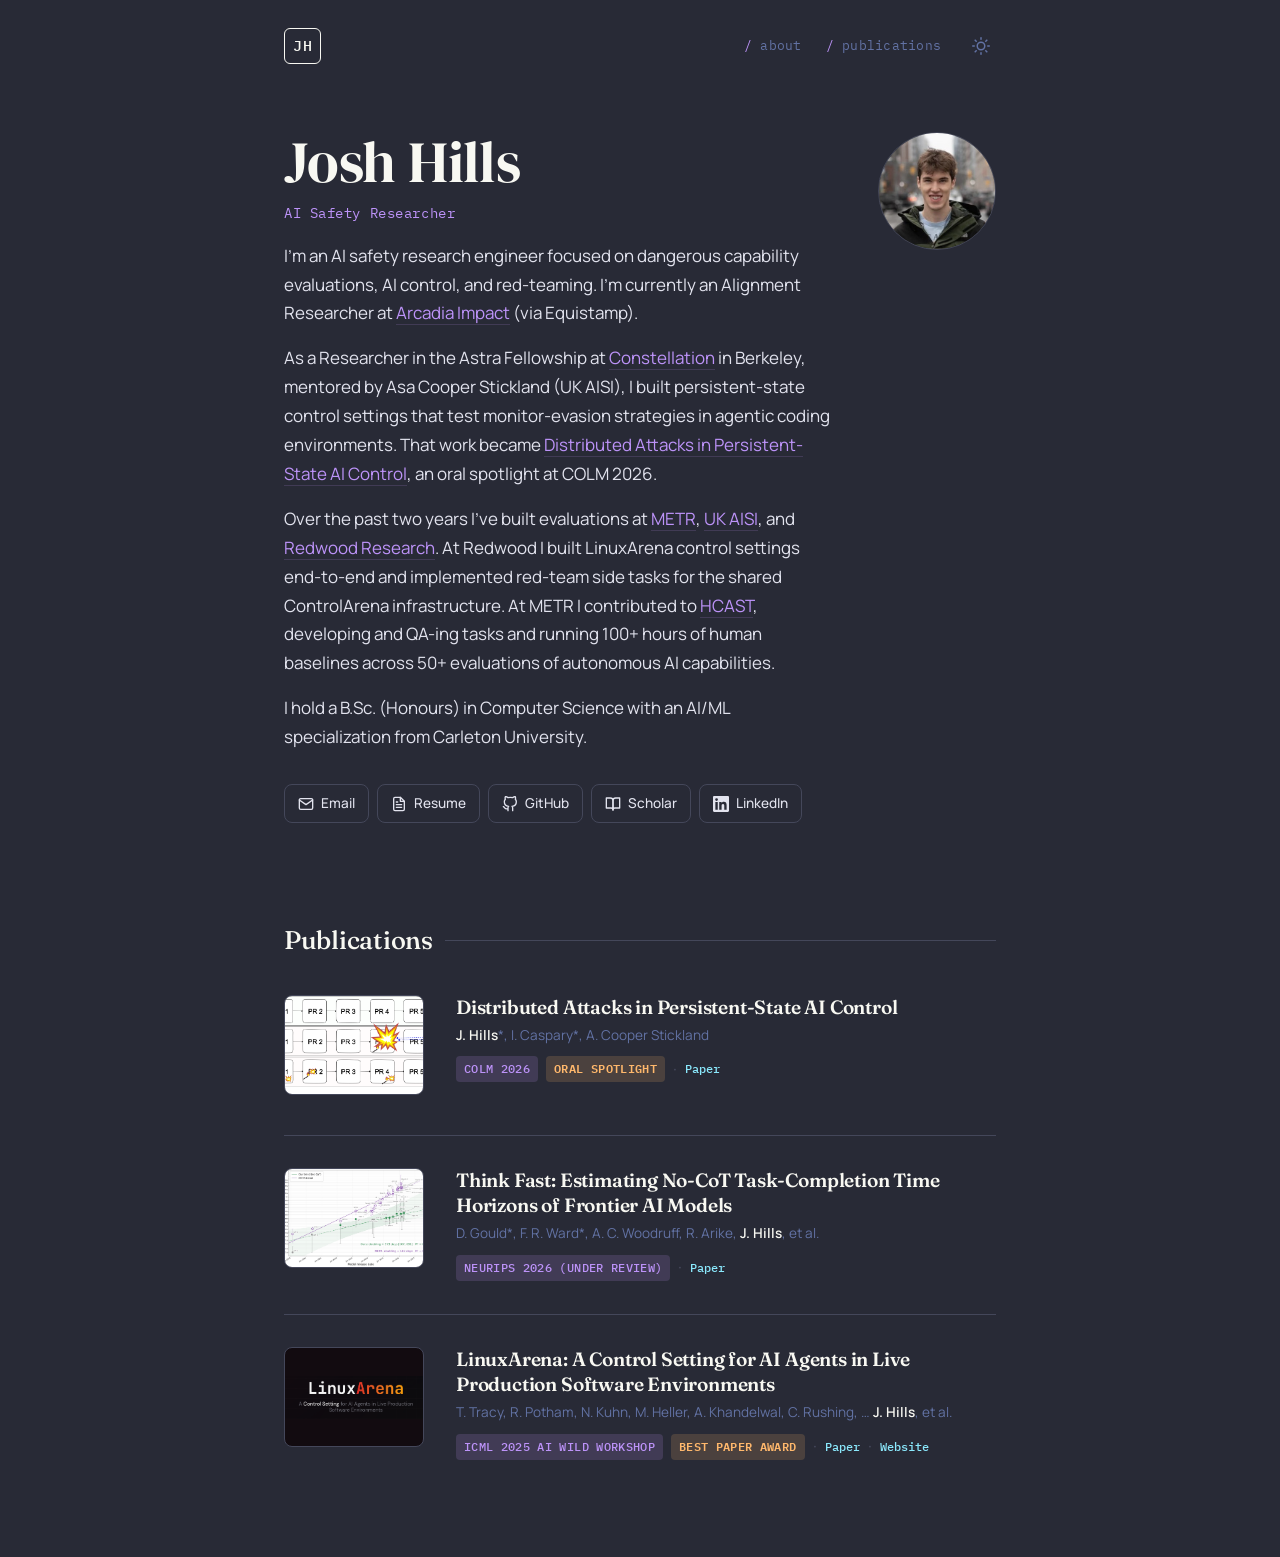
<file: index.html>
<!DOCTYPE html>
<html lang="en">
<head>
  <meta charset="UTF-8" />
  <meta name="viewport" content="width=device-width, initial-scale=1.0" />

  <title>Josh Hills | AI Safety Researcher</title>
  <meta name="description" content="Josh Hills is an AI safety researcher working on dangerous capability evaluations, AI control, and red-teaming." />
  <meta name="author" content="Josh Hills" />
  <meta name="theme-color" content="#282a36" />
  <link rel="canonical" href="https://josh-hills.github.io/" />

  <meta property="og:type" content="profile" />
  <meta property="og:title" content="Josh Hills | AI Safety Researcher" />
  <meta property="og:description" content="AI safety researcher working on dangerous capability evaluations, AI control, and red-teaming." />
  <meta property="og:url" content="https://josh-hills.github.io/" />
  <meta property="og:image" content="https://josh-hills.github.io/assets/og.png" />
  <meta name="twitter:card" content="summary_large_image" />

  <link rel="icon" href="assets/favicon.svg" type="image/svg+xml" />
  <link rel="stylesheet" href="style.css" />

  <script>
    (function () {
      const theme = localStorage.getItem('theme') || 'dark';
      document.documentElement.setAttribute('data-theme', theme);
    })();
  </script>

  <script type="application/ld+json">
  {
    "@context": "https://schema.org",
    "@type": "Person",
    "name": "Josh Hills",
    "url": "https://josh-hills.github.io/",
    "image": "https://josh-hills.github.io/assets/og.png",
    "jobTitle": "AI Safety Researcher",
    "email": "mailto:joshtomhills@gmail.com",
    "alumniOf": {
      "@type": "CollegeOrUniversity",
      "name": "Carleton University"
    },
    "worksFor": {
      "@type": "Organization",
      "name": "Arcadia Impact",
      "url": "https://www.arcadiaimpact.org/"
    },
    "sameAs": [
      "https://github.com/josh-hills",
      "https://scholar.google.com/citations?hl=en&user=tbsg-JQAAAAJ",
      "https://www.linkedin.com/in/josh~hills/"
    ]
  }
  </script>
</head>
<body>
  <div class="container">
    <header class="header">
      <a href="/" class="logo">JH</a>

      <button class="menu-toggle" id="menu-toggle" aria-label="Toggle menu">
        <svg class="menu-icon" xmlns="http://www.w3.org/2000/svg" width="22" height="22" viewBox="0 0 24 24" fill="none" stroke="currentColor" stroke-width="2" stroke-linecap="round" stroke-linejoin="round"><line x1="3" y1="12" x2="21" y2="12"></line><line x1="3" y1="6" x2="21" y2="6"></line><line x1="3" y1="18" x2="21" y2="18"></line></svg>
        <svg class="close-icon" xmlns="http://www.w3.org/2000/svg" width="22" height="22" viewBox="0 0 24 24" fill="none" stroke="currentColor" stroke-width="2" stroke-linecap="round" stroke-linejoin="round"><line x1="18" y1="6" x2="6" y2="18"></line><line x1="6" y1="6" x2="18" y2="18"></line></svg>
      </button>

      <nav class="nav" id="nav">
        <a href="#about" class="nav-link">About</a>
        <a href="#publications" class="nav-link">Publications</a>
        <button class="theme-toggle" id="theme-toggle" aria-label="Toggle dark mode">
          <svg class="sun-icon" xmlns="http://www.w3.org/2000/svg" width="18" height="18" viewBox="0 0 24 24" fill="none" stroke="currentColor" stroke-width="2" stroke-linecap="round" stroke-linejoin="round"><circle cx="12" cy="12" r="5"></circle><line x1="12" y1="1" x2="12" y2="3"></line><line x1="12" y1="21" x2="12" y2="23"></line><line x1="4.22" y1="4.22" x2="5.64" y2="5.64"></line><line x1="18.36" y1="18.36" x2="19.78" y2="19.78"></line><line x1="1" y1="12" x2="3" y2="12"></line><line x1="21" y1="12" x2="23" y2="12"></line><line x1="4.22" y1="19.78" x2="5.64" y2="18.36"></line><line x1="18.36" y1="5.64" x2="19.78" y2="4.22"></line></svg>
          <svg class="moon-icon" xmlns="http://www.w3.org/2000/svg" width="18" height="18" viewBox="0 0 24 24" fill="none" stroke="currentColor" stroke-width="2" stroke-linecap="round" stroke-linejoin="round"><path d="M21 12.79A9 9 0 1 1 11.21 3 7 7 0 0 0 21 12.79z"></path></svg>
        </button>
      </nav>
    </header>

    <main>
      <section class="about-section" id="about">
        <div class="about-content">
          <h1 class="hero-name">Josh Hills</h1>
          <p class="hero-tagline">AI Safety Researcher</p>
          <p>
            I'm an AI safety research engineer focused on dangerous capability
            evaluations, AI control, and red-teaming. I'm currently an Alignment
            Researcher at
            <a href="https://www.arcadiaimpact.org/" target="_blank" rel="noopener">Arcadia Impact</a>
            (via Equistamp).
          </p>
          <p>
            As a Researcher in the Astra Fellowship at
            <a href="https://www.constellation.org/" target="_blank" rel="noopener">Constellation</a>
            in Berkeley, mentored by Asa Cooper Stickland (UK AISI), I built
            persistent-state control settings that test monitor-evasion strategies
            in agentic coding environments. That work became
            <a href="https://arxiv.org/abs/2607.02514" target="_blank" rel="noopener">Distributed Attacks in Persistent-State AI Control</a>,
            an oral spotlight at COLM 2026.
          </p>
          <p>
            Over the past two years I've built evaluations at
            <a href="https://metr.org/" target="_blank" rel="noopener">METR</a>,
            <a href="https://www.aisi.gov.uk/" target="_blank" rel="noopener">UK AISI</a>, and
            <a href="https://www.redwoodresearch.org/" target="_blank" rel="noopener">Redwood Research</a>.
            At Redwood I built LinuxArena control settings end-to-end and
            implemented red-team side tasks for the shared ControlArena
            infrastructure. At METR I contributed to
            <a href="https://arxiv.org/abs/2503.17354" target="_blank" rel="noopener">HCAST</a>,
            developing and QA-ing tasks and running 100+ hours of human baselines
            across 50+ evaluations of autonomous AI capabilities.
          </p>
          <p>
            I hold a B.Sc. (Honours) in Computer Science with an AI/ML
            specialization from Carleton University.
          </p>

          <div class="about-links">
            <a href="mailto:joshtomhills@gmail.com" class="about-link">
              <svg xmlns="http://www.w3.org/2000/svg" width="16" height="16" viewBox="0 0 24 24" fill="none" stroke="currentColor" stroke-width="2" stroke-linecap="round" stroke-linejoin="round"><path d="M4 4h16c1.1 0 2 .9 2 2v12c0 1.1-.9 2-2 2H4c-1.1 0-2-.9-2-2V6c0-1.1.9-2 2-2z"></path><polyline points="22,6 12,13 2,6"></polyline></svg>
              Email
            </a>
            <a href="assets/cv.pdf" class="about-link" target="_blank" rel="noopener">
              <svg xmlns="http://www.w3.org/2000/svg" width="16" height="16" viewBox="0 0 24 24" fill="none" stroke="currentColor" stroke-width="2" stroke-linecap="round" stroke-linejoin="round"><path d="M14 2H6a2 2 0 0 0-2 2v16a2 2 0 0 0 2 2h12a2 2 0 0 0 2-2V8z"></path><polyline points="14 2 14 8 20 8"></polyline><line x1="16" y1="13" x2="8" y2="13"></line><line x1="16" y1="17" x2="8" y2="17"></line><polyline points="10 9 9 9 8 9"></polyline></svg>
              Resume
            </a>
            <a href="https://github.com/josh-hills" class="about-link" target="_blank" rel="noopener">
              <svg xmlns="http://www.w3.org/2000/svg" width="16" height="16" viewBox="0 0 24 24" fill="none" stroke="currentColor" stroke-width="2" stroke-linecap="round" stroke-linejoin="round"><path d="M9 19c-5 1.5-5-2.5-7-3m14 6v-3.87a3.37 3.37 0 0 0-.94-2.61c3.14-.35 6.44-1.54 6.44-7A5.44 5.44 0 0 0 20 4.77 5.07 5.07 0 0 0 19.91 1S18.73.65 16 2.48a13.38 13.38 0 0 0-7 0C6.27.65 5.09 1 5.09 1A5.07 5.07 0 0 0 5 4.77a5.44 5.44 0 0 0-1.5 3.78c0 5.42 3.3 6.61 6.44 7A3.37 3.37 0 0 0 9 18.13V22"></path></svg>
              GitHub
            </a>
            <a href="https://scholar.google.com/citations?hl=en&user=tbsg-JQAAAAJ" class="about-link" target="_blank" rel="noopener">
              <svg xmlns="http://www.w3.org/2000/svg" width="16" height="16" viewBox="0 0 24 24" fill="none" stroke="currentColor" stroke-width="2" stroke-linecap="round" stroke-linejoin="round"><path d="M2 3h6a4 4 0 0 1 4 4v14a3 3 0 0 0-3-3H2z"></path><path d="M22 3h-6a4 4 0 0 0-4 4v14a3 3 0 0 1 3-3h7z"></path></svg>
              Scholar
            </a>
            <a href="https://www.linkedin.com/in/josh~hills/" class="about-link" target="_blank" rel="noopener">
              <svg xmlns="http://www.w3.org/2000/svg" width="16" height="16" viewBox="0 0 24 24" fill="currentColor"><path d="M20.45 20.45h-3.56v-5.57c0-1.33-.02-3.04-1.85-3.04-1.85 0-2.14 1.45-2.14 2.94v5.67H9.34V9h3.42v1.56h.05c.48-.9 1.64-1.85 3.37-1.85 3.6 0 4.27 2.37 4.27 5.45v6.29zM5.34 7.43a2.06 2.06 0 1 1 0-4.13 2.06 2.06 0 0 1 0 4.13zM7.12 20.45H3.56V9h3.56v11.45zM22.22 0H1.77C.79 0 0 .77 0 1.72v20.56C0 23.23.79 24 1.77 24h20.45c.98 0 1.78-.77 1.78-1.72V1.72C24 .77 23.2 0 22.22 0z"></path></svg>
              LinkedIn
            </a>
          </div>
        </div>

        <div class="about-image">
          <img src="assets/profile.jpg" alt="Josh Hills" class="profile-image" />
        </div>
      </section>

      <section id="publications">
        <h2 class="section-title">Publications</h2>

        <div class="publications-list">
          <article class="publication-item">
            <a href="https://arxiv.org/abs/2607.02514" target="_blank" rel="noopener">
              <img src="assets/figures/distributed-attacks.png" alt="Thumbnail for Distributed Attacks in Persistent-State AI Control" class="publication-thumbnail" loading="lazy" />
            </a>
            <div class="publication-content">
              <h3><a href="https://arxiv.org/abs/2607.02514" target="_blank" rel="noopener">Distributed Attacks in Persistent-State AI Control</a></h3>
              <p class="publication-authors">
                <span class="highlight">J. Hills</span>*, I. Caspary*, A. Cooper Stickland
              </p>
              <div class="publication-meta">
                <span class="publication-venue">COLM 2026</span>
                <span class="publication-award">Oral Spotlight</span>
                <span class="meta-separator">·</span>
                <a href="https://arxiv.org/abs/2607.02514" class="publication-link" target="_blank" rel="noopener">Paper</a>
              </div>
            </div>
          </article>

          <article class="publication-item">
            <a href="https://arxiv.org/abs/2606.07157" target="_blank" rel="noopener">
              <img src="assets/figures/think-fast.png" alt="Thumbnail for Think Fast" class="publication-thumbnail" loading="lazy" />
            </a>
            <div class="publication-content">
              <h3><a href="https://arxiv.org/abs/2606.07157" target="_blank" rel="noopener">Think Fast: Estimating No-CoT Task-Completion Time Horizons of Frontier AI Models</a></h3>
              <p class="publication-authors">
                D. Gould*, F. R. Ward*, A. C. Woodruff, R. Arike, <span class="highlight">J. Hills</span>, et al.
              </p>
              <div class="publication-meta">
                <span class="publication-venue">NeurIPS 2026 (under review)</span>
                <span class="meta-separator">·</span>
                <a href="https://arxiv.org/abs/2606.07157" class="publication-link" target="_blank" rel="noopener">Paper</a>
              </div>
            </div>
          </article>

          <article class="publication-item">
            <a href="https://linuxarena.ai" target="_blank" rel="noopener">
              <img src="assets/figures/linuxarena.png" alt="Thumbnail for LinuxArena" class="publication-thumbnail publication-thumbnail--contain" loading="lazy" />
            </a>
            <div class="publication-content">
              <h3><a href="https://linuxarena.ai" target="_blank" rel="noopener">LinuxArena: A Control Setting for AI Agents in Live Production Software Environments</a></h3>
              <p class="publication-authors">
                T. Tracy, R. Potham, N. Kuhn, M. Heller, A. Khandelwal, C. Rushing, &hellip; <span class="highlight">J. Hills</span>, et al.
              </p>
              <div class="publication-meta">
                <span class="publication-venue">ICML 2025 AI WILD Workshop</span>
                <span class="publication-award">Best Paper Award</span>
                <span class="meta-separator">·</span>
                <a href="https://arxiv.org/abs/2604.15384" class="publication-link" target="_blank" rel="noopener">Paper</a>
                <span class="meta-separator">·</span>
                <a href="https://linuxarena.ai" class="publication-link" target="_blank" rel="noopener">Website</a>
              </div>
            </div>
          </article>
        </div>
      </section>

      <div class="footer-spacer"></div>
    </main>
  </div>

  <script>
    const menuToggle = document.getElementById('menu-toggle');
    const nav = document.getElementById('nav');
    menuToggle?.addEventListener('click', () => {
      nav?.classList.toggle('open');
      menuToggle.classList.toggle('open');
    });

    const themeToggle = document.getElementById('theme-toggle');
    themeToggle?.addEventListener('click', () => {
      const current = document.documentElement.getAttribute('data-theme');
      const next = current === 'dark' ? 'light' : 'dark';
      document.documentElement.setAttribute('data-theme', next);
      localStorage.setItem('theme', next);
    });
  </script>
</body>
</html>
</file>
<file: style.css>
@import url('https://fonts.googleapis.com/css2?family=DM+Serif+Display:ital@0;1&family=Fraunces:ital,opsz,wght@0,9..144,400;0,9..144,500;0,9..144,600;1,9..144,400&family=Manrope:wght@400;500;600;700&family=IBM+Plex+Mono:wght@400;500&display=swap');

:root {
  --bg: #f8f8f2;
  --bg-soft: #ededf0;
  --text: #282a36;
  --text-secondary: #3a3d4d;
  --text-muted: #6272a4;
  --accent: #7c4ddb;
  --accent-hover: #6336c4;
  --accent-soft: rgba(124, 77, 219, 0.13);
  --link: #0c7d99;
  --link-hover: #095d73;
  --award: #a8620a;
  --award-soft: rgba(255, 184, 108, 0.22);
  --border: #e1e1d8;

  --font-display: 'Fraunces', Georgia, serif;
  --font-sans: 'Manrope', -apple-system, BlinkMacSystemFont, 'Segoe UI', sans-serif;
  --font-mono: 'IBM Plex Mono', ui-monospace, 'SFMono-Regular', monospace;

  --space-sm: 0.5rem;
  --space-md: 1rem;
  --space-lg: 1.5rem;
  --space-xl: 2rem;
  --space-2xl: 3rem;
  --space-4xl: 6rem;

  --max-width: 760px;
  --radius: 8px;
}

[data-theme="dark"] {
  --bg: #282a36;
  --bg-soft: #21222c;
  --text: #f8f8f2;
  --text-secondary: #e2e3ee;
  --text-muted: #6272a4;
  --accent: #bd93f9;
  --accent-hover: #d4b8ff;
  --accent-soft: rgba(189, 147, 249, 0.16);
  --link: #8be9fd;
  --link-hover: #b6f1ff;
  --award: #ffb86c;
  --award-soft: rgba(255, 184, 108, 0.16);
  --border: #44475a;
}

::selection {
  background: var(--accent-soft);
  color: var(--text);
}

*, *::before, *::after {
  box-sizing: border-box;
  margin: 0;
  padding: 0;
}

html {
  font-size: 16px;
  -webkit-font-smoothing: antialiased;
  -moz-osx-font-smoothing: grayscale;
  text-rendering: optimizeLegibility;
  scroll-behavior: smooth;
}

body {
  font-family: var(--font-sans);
  font-size: 1.0625rem;
  line-height: 1.7;
  color: var(--text-secondary);
  background-color: var(--bg);
  transition: background-color 0.2s ease, color 0.2s ease;
}

.container {
  max-width: var(--max-width);
  margin: 0 auto;
  padding: 0 var(--space-lg);
}

a {
  color: var(--accent);
  text-decoration: none;
  transition: color 0.15s ease;
}

a:hover {
  color: var(--accent-hover);
}

.about-content p a {
  border-bottom: 1px solid var(--accent-soft);
  transition: border-color 0.15s ease;
}

.about-content p a:hover {
  border-bottom-color: var(--accent);
}

/* Header */
.header {
  display: flex;
  justify-content: space-between;
  align-items: center;
  padding: 1.75rem 0;
  margin-bottom: 2.5rem;
  position: relative;
}

.logo {
  font-family: var(--font-mono);
  font-size: 0.95rem;
  font-weight: 500;
  letter-spacing: 0.04em;
  color: var(--text);
  border: 1.5px solid var(--text);
  border-radius: 6px;
  padding: 4px 8px;
}

.logo:hover {
  color: var(--bg);
  background: var(--text);
}

.nav {
  display: flex;
  align-items: center;
  gap: 1.5rem;
}

.nav-link {
  font-family: var(--font-mono);
  color: var(--text-muted);
  font-size: 0.8125rem;
  font-weight: 400;
  letter-spacing: 0.02em;
  text-transform: lowercase;
}

.nav-link::before {
  content: "/ ";
  color: var(--accent);
}

.nav-link:hover {
  color: var(--text);
}

.menu-toggle {
  display: none;
  background: none;
  border: none;
  cursor: pointer;
  padding: 0.5rem;
  color: var(--text);
}

.menu-toggle .close-icon { display: none; }
.menu-toggle.open .menu-icon { display: none; }
.menu-toggle.open .close-icon { display: block; }

.theme-toggle {
  background: none;
  border: none;
  cursor: pointer;
  padding: 0.4rem;
  color: var(--text-muted);
  transition: color 0.2s ease;
  display: flex;
  align-items: center;
}

.theme-toggle:hover {
  color: var(--accent);
}

[data-theme="light"] .sun-icon { display: none; }
[data-theme="dark"] .moon-icon { display: none; }
[data-theme="light"] .moon-icon { display: block; }
[data-theme="dark"] .sun-icon { display: block; }

/* Hero / About */
.about-section {
  display: flex;
  gap: var(--space-2xl);
  align-items: flex-start;
  margin-bottom: var(--space-4xl);
}

.about-content {
  flex: 1;
}

.hero-name {
  font-family: 'DM Serif Display', Georgia, serif;
  font-weight: 400;
  font-size: clamp(2.7rem, 7vw, 3.6rem);
  line-height: 1.05;
  letter-spacing: -0.01em;
  color: var(--text);
}

.hero-tagline {
  font-family: var(--font-mono);
  font-size: 0.875rem;
  letter-spacing: 0.04em;
  color: var(--accent);
  margin: 0.6rem 0 1.6rem;
}

.about-content p {
  margin-bottom: var(--space-md);
}

.about-content p:last-of-type {
  margin-bottom: 0;
}

.about-image {
  flex-shrink: 0;
}

.profile-image {
  width: 118px;
  height: 118px;
  border-radius: 50%;
  object-fit: cover;
  border: 1px solid var(--border);
  filter: grayscale(0.15);
  transition: filter 0.3s ease;
}

.profile-image:hover {
  filter: grayscale(0);
}

.about-links {
  display: flex;
  gap: var(--space-sm);
  margin-top: var(--space-xl);
  flex-wrap: wrap;
}

.about-link {
  font-family: var(--font-sans);
  display: inline-flex;
  align-items: center;
  gap: 7px;
  padding: 7px 13px;
  border: 1px solid var(--border);
  border-radius: var(--radius);
  font-size: 0.85rem;
  font-weight: 500;
  color: var(--text-secondary);
  transition: all 0.15s ease;
}

.about-link:hover {
  color: var(--accent);
  border-color: var(--accent);
  background: var(--accent-soft);
}

/* Section */
.section-title {
  font-family: var(--font-display);
  font-size: 1.6rem;
  font-weight: 500;
  letter-spacing: -0.01em;
  color: var(--text);
  margin-bottom: var(--space-xl);
  display: flex;
  align-items: center;
  gap: 0.75rem;
}

.section-title::after {
  content: "";
  flex: 1;
  height: 1px;
  background: var(--border);
}

/* Publications */
.publications-list {
  display: flex;
  flex-direction: column;
  gap: var(--space-xl);
}

.publication-item {
  display: grid;
  grid-template-columns: 140px 1fr;
  gap: var(--space-xl);
  padding-bottom: var(--space-xl);
  border-bottom: 1px solid var(--border);
}

.publication-item:last-child {
  border-bottom: none;
  padding-bottom: 0;
}

.publication-thumbnail {
  width: 140px;
  height: 100px;
  object-fit: cover;
  border-radius: var(--radius);
  background: var(--bg-soft);
  border: 1px solid var(--border);
  transition: transform 0.25s ease;
}

a.publication-thumbnail:hover {
  transform: translateY(-2px);
}

.publication-thumbnail--contain {
  object-fit: contain;
  background: #120b10;
}

.publication-content h3 {
  font-family: var(--font-display);
  font-size: 1.2rem;
  font-weight: 600;
  margin-bottom: 4px;
  line-height: 1.3;
  letter-spacing: -0.01em;
  color: var(--text);
}

.publication-content h3 a {
  color: var(--text);
}

.publication-content h3 a:hover {
  color: var(--accent);
}

.publication-authors {
  font-family: var(--font-sans);
  font-size: 0.85rem;
  color: var(--text-muted);
  margin-bottom: 8px;
}

.publication-authors .highlight {
  color: var(--text);
  font-weight: 600;
}

.publication-meta {
  display: flex;
  align-items: center;
  flex-wrap: wrap;
  gap: 0.5rem;
}

.publication-venue {
  font-family: var(--font-mono);
  font-size: 0.72rem;
  font-weight: 500;
  text-transform: uppercase;
  letter-spacing: 0.03em;
  color: var(--accent);
  padding: 3px 8px;
  background: var(--accent-soft);
  border-radius: 4px;
}

.publication-award {
  font-family: var(--font-mono);
  font-size: 0.72rem;
  font-weight: 600;
  text-transform: uppercase;
  letter-spacing: 0.03em;
  color: var(--award);
  padding: 3px 8px;
  background: var(--award-soft);
  border-radius: 4px;
}

.meta-separator {
  color: var(--border);
}

.publication-link {
  font-family: var(--font-mono);
  font-size: 0.78rem;
  font-weight: 500;
  color: var(--link);
}

.publication-link:hover {
  color: var(--link-hover);
  text-decoration: underline;
}

.footer-spacer {
  height: 6rem;
}

@media (max-width: 600px) {
  .menu-toggle {
    display: flex;
  }

  .nav {
    display: none;
    position: absolute;
    top: 100%;
    left: 0;
    right: 0;
    flex-direction: column;
    align-items: flex-start;
    background: var(--bg);
    padding: 1.25rem;
    gap: 1rem;
    border: 1px solid var(--border);
    border-radius: var(--radius);
    z-index: 100;
  }

  .nav.open {
    display: flex;
  }

  .about-section {
    flex-direction: column-reverse;
    align-items: flex-start;
    gap: var(--space-lg);
  }

  .publication-item {
    grid-template-columns: 90px 1fr;
    gap: var(--space-md);
  }

  .publication-thumbnail {
    width: 90px;
    height: 68px;
  }

  .publication-content h3 {
    font-size: 1.08rem;
  }
}
</file>
